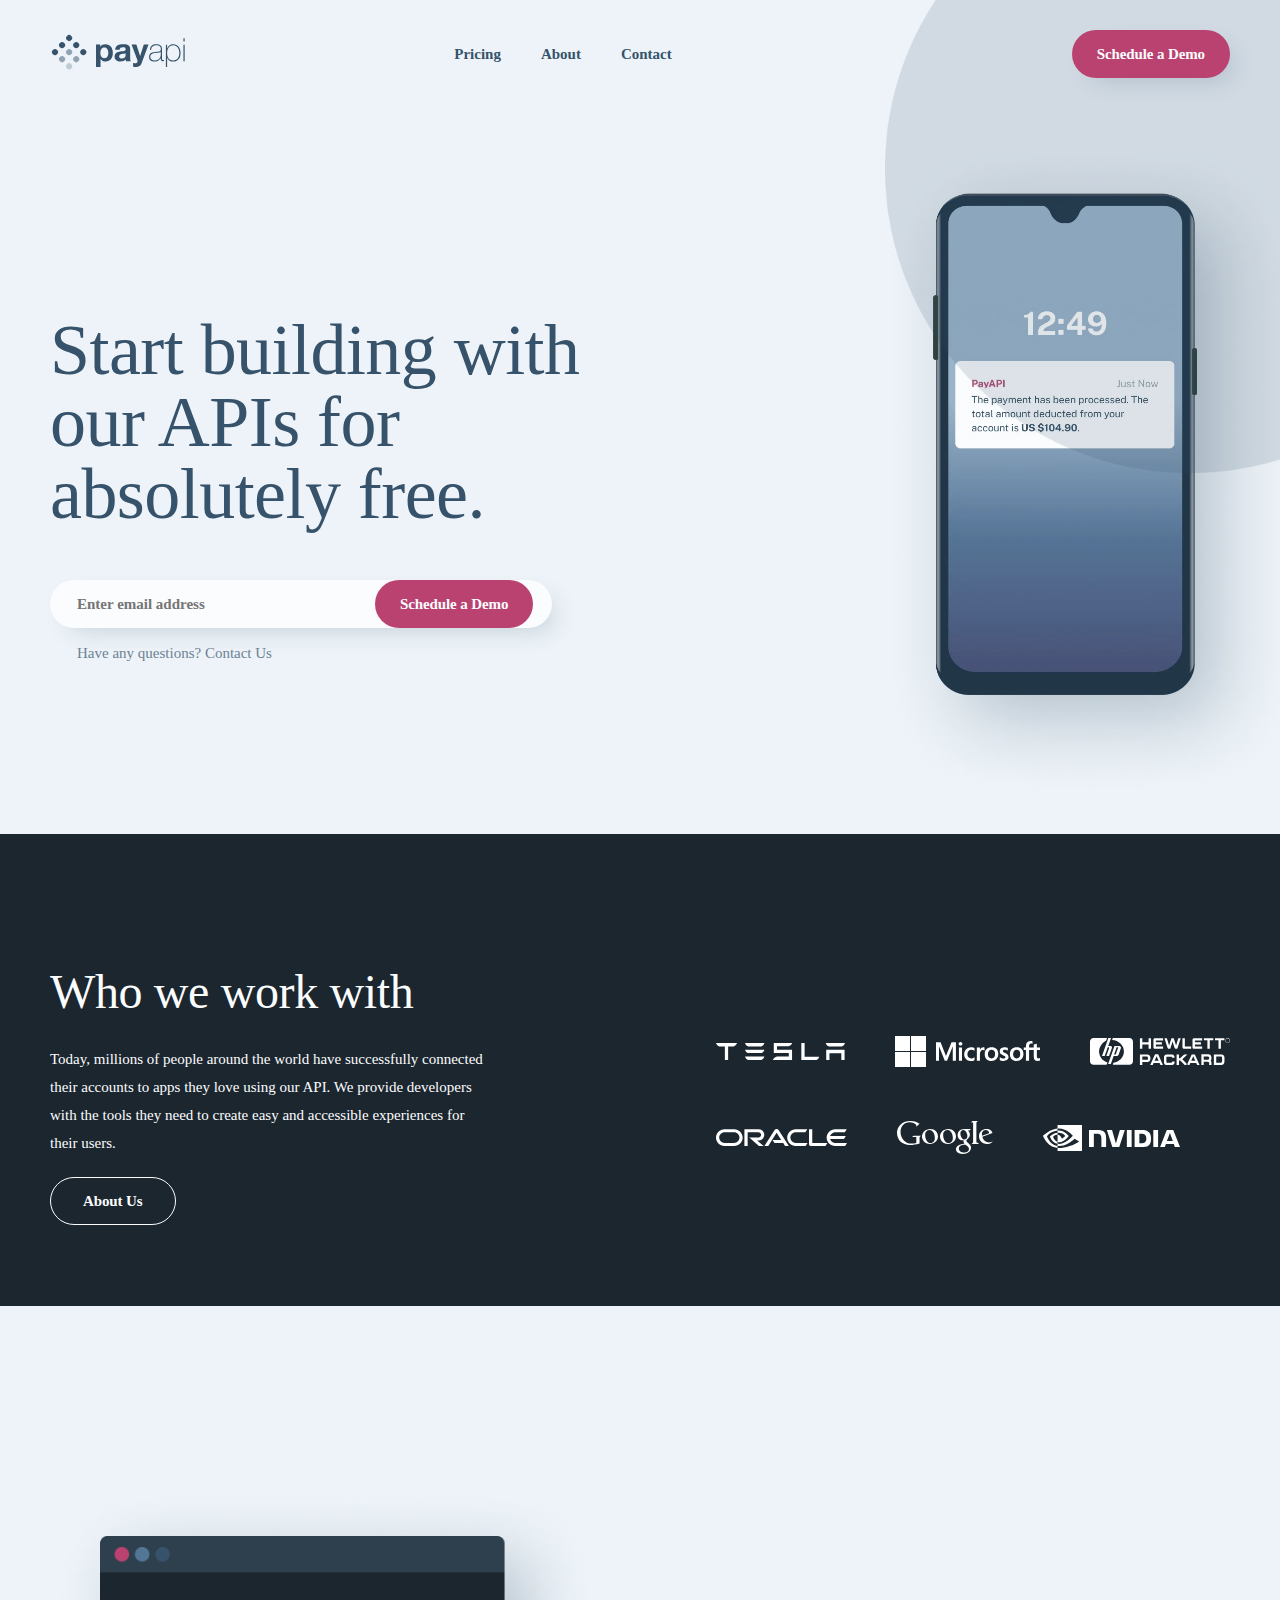
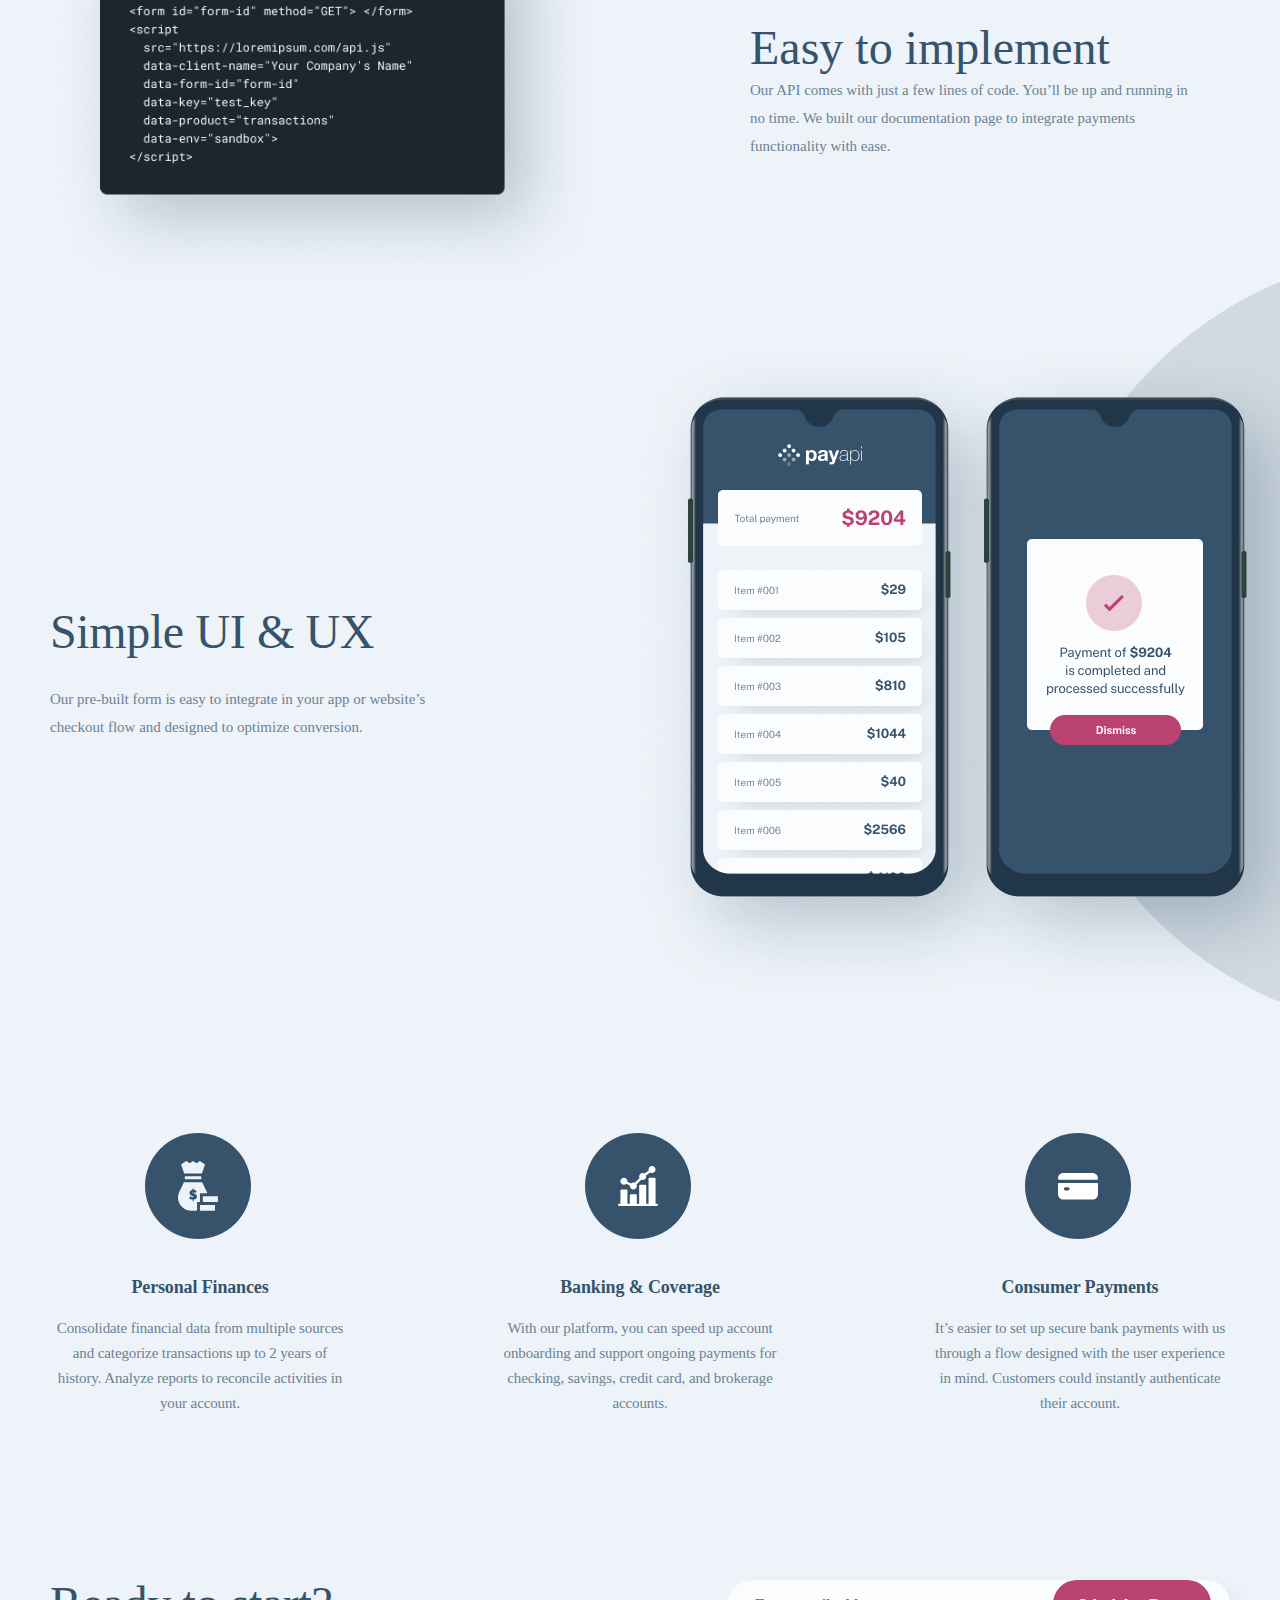
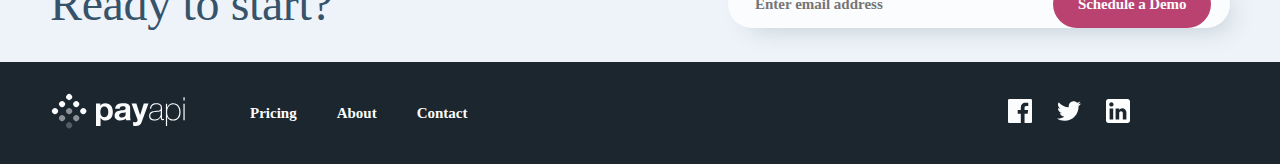
<file: index.html>
<!DOCTYPE html>
<html lang="en">

<head>
    <meta charset="UTF-8">
    <meta http-equiv="X-UA-Compatible" content="IE=edge">
    <meta name="viewport" content="width=device-width, initial-scale=1.0">
    <link rel="stylesheet" href="./css/main.min.css">
    <title>2-oy-imtihon</title>
</head>

<body>
    <header class="header container">
        <a href="./index.html" class="header__logo">
            <img src="./img/header-logo.svg" alt="img-header-logo">
        </a>
        <label for="hamburger">
            <img src="./img/hamburger.svg" alt="hamburger">
        </label>
        <input type="checkbox" name="hamburger" id="hamburger" class="hamburger">
        <nav class="header__navbar">
            <ul class="header__navbar-items">
                <li class="header__navbar-items-item"><a href="#">Pricing</a></li>
                <li class="header__navbar-items-item"><a href="#">About</a></li>
                <li class="header__navbar-items-item"><a href="#">Contact</a></li>

            </ul>

            <a href="#" class="header__navbar-button">
                Schedule a Demo
            </a>
        </nav>
    </header>

    <main class="main ">
        <div class="main-section1 container">
            <div class="main-section1__left">
                <h2 class="main-section1__left-tittle">
                    Start building with our APIs for absolutely free.
                </h2>
                <div class="main-section1__left-input">
                    <label for="email">
                        <input type="email" name="email" id="email" required placeholder="Enter email address">
                    </label>
                    <button type="submit">
                        Schedule a Demo
                    </button>
                </div>
                <a href="#">Have any questions? Contact Us</a>
            </div>

            <div class="main-section1__right">
                <img src="./img/sfera.png" alt="img" class="main-section1__right-bg">
                <img src="./img/tablet-main1-bg.png" alt="img" class="main-section1__right-tabbg">
                <div class="main-section1__right-mob">
                    <img src="./img/tablet-main1-mob.png" alt="img" class="main-section1__right-tabmob">
                    <img src="./img/mobile-section1.webp" alt="img-section-mob" width="420" class="main-section1__right-mobmax">
                </div>
            </div>
        </div>


            <div class="main-section-second">
                <div class="main-section2 container">
                    <div class="main-section2__left">

                        <h2 class="main-section2__left-tittle">
                            Who we work with
                        </h2>
                        <p class="main-section2__left-paragraph">
                            Today, millions of people around the world have successfully connected their accounts to apps
                            they
                            love using our API. We provide developers with the tools they need to create easy and accessible
                            experiences for their users.
                        </p>
                        <a href="#" class="main-section2__left-button">
                            About Us
                        </a>

                    </div>

                    <div class="main-section2__right">
                        <div class="main-section2__right-sites">
                            <a href="https://www.tesla.com/">
                                <img src="./img/tesla.svg" alt="site">
                            </a>
                            <a href="https://www.microsoft.com/ru-ru">
                                <img src="./img/microsoft.svg" alt="site">
                            </a>
                            <a href="https://www.hpe.com/us/en/home.html">
                                <img src="./img/hwlett.svg" alt="site">
                            </a>
                        </div>
                        <div class="main-section2__right-sites">
                            <a href="https://www.oracle.com/cis/index.html">
                                <img src="./img/oracle.svg" alt="site">
                            </a>
                            <a href="https://www.google.ru/">
                                <img src="./img/google.svg" alt="site">
                            </a>
                            <a href="https://www.nvidia.ru/Download/index.aspx">
                                <img src="./img/nvidia.svg" alt="site">
                            </a>
                        </div>
                    </div>

                </div>
            </div>

            <div class="main-section3 container">
                <div class="main-section3__left">
                    <img src="./img/main3-img.png" alt="img" width="550">
                </div>
                <div class="main-seciton3__right">
                    <h3 class="main-section3__right-tittle">Easy to implement</h3>
                    <p class="main-section3__right-paragraph">Our API comes with just a few lines of code. You’ll be up and
                        running in no time. We built our documentation page to integrate payments functionality with ease.
                    </p>
                </div>
            </div>

            <div class="main-section4 container">
                <div class="main-section4__left">
                    <h3 class="main-section4__left-tittle">Simple UI & UX</h3>
                    <p class="main-section4__left-paragraph">Our pre-built form is easy to integrate in your app or
                        website’s checkout flow and designed to optimize conversion. </p>
                </div>
                <div class="main-section4__right">
                    <img src="./img/section4-sfera.png" alt="bg" class="main-section4__right-bg">
                    <img src="./img/section4-left-photo.png" alt="img" class="main-section4__right-img1">
                    <img src="./img/section4-right-photo.png" alt="img" class="main-section4__right-img2">
                </div>
            </div>

            <div class="main-section5 container">
                <div class="main-section5__blog">
                    <img src="./img/blog-dollar.svg" alt="dollar" class="main-section5__blog-img">
                    <h4 class="main-section5__blog-tittle">Personal Finances</h4>
                    <p class="main-section5__blog-paragraph">Consolidate financial data from multiple sources and categorize
                        transactions up to 2 years of history. Analyze reports to reconcile activities in your account. </p>
                </div>
                <div class="main-section5__blog">
                    <img src="./img/blog-static.svg" alt="blog-static" class="main-section5__blog-img">
                    <h4 class="main-section5__blog-tittle">Banking & Coverage</h4>
                    <p class="main-section5__blog-paragraph">With our platform, you can speed up account onboarding and
                        support ongoing payments for checking, savings, credit card, and brokerage accounts.</p>
                </div>
                <div class="main-section5__blog">
                    <img src="./img/blog-card.svg" alt="card" class="main-section5__blog-img">
                    <h4 class="main-section5__blog-tittle">Consumer Payments</h4>
                    <p class="main-section5__blog-paragraph">It’s easier to set up secure bank payments with us through a
                        flow designed with the user experience in mind. Customers could instantly authenticate their
                        account.</p>
                </div>
            </div>

            <div class="main-section6 container">
                <h2 class="main-section6__tittle">Ready to start?</h2>
                <div class="main-section6__input">
                    <input type="email" name="email" id="input" placeholder="Enter email address">
                    <button type="submit">Schedule a Demo</button>
                </div>
            </div>
        </main>

        <footer class="footer">
            <div class="footer-section container">
                <a href="#" class="footer-section__logo">
                    <img src="./img/footer-logo.svg" alt="logo">
                </a>

                <nav class="footer-section-nav">
                    <a href="#" class="footer-section-nav__item">Pricing</a>
                    <a href="#" class="footer-section-nav__item">About</a>
                    <a href="#" class="footer-section-nav__item">Contact</a>
                </nav>

                <div class="footer-section__masangers">
                    <a href="https://ru-ru.facebook.com/" class="footer-section__masangers-item">
                        <img src="./img/footer-facebook.svg" alt="facebook">
                    </a>
                    <a href="https://twitter.com/?lang=ru" class="footer-section__masangers-item">
                        <img src="./img/footer-twitter.svg" alt="twitt">
                    </a>
                    <a href="https://ru.linkedin.com/" class="footer-section__masangers-item">
                        <img src="./img/footer-linki-din.svg" alt="in">
                    </a>

                </div>
            </div>
        </footer>
</body>

</html>
</file>
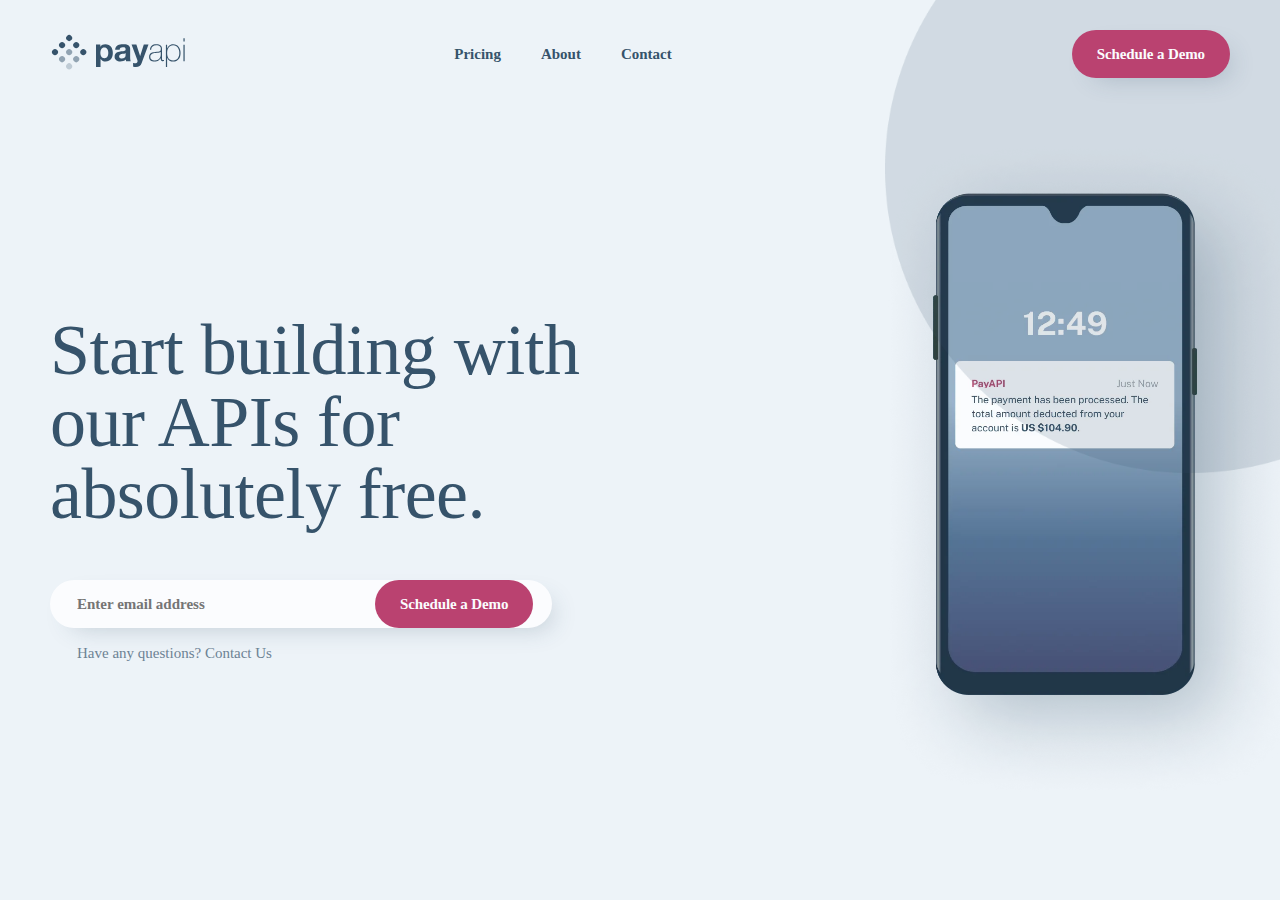
<file: 2-oy-imtihon/index.html>
<!DOCTYPE html>
<html lang="en">

<head>
    <meta charset="UTF-8">
    <meta http-equiv="X-UA-Compatible" content="IE=edge">
    <meta name="viewport" content="width=device-width, initial-scale=1.0">
    <link rel="stylesheet" href="./css/main.min.css">
    <title>2-oy-imtihon</title>
</head>

<body>
    <header class="header container">
        <a href="./index.html" class="header__logo">
            <img src="./img/header-logo.svg" alt="img-header-logo">
        </a>

        
        <input type="checkbox" name="hamburger" id="hamburger" class="hamburger">
        <label for="hamburger" class="burgerKurinniy">
            <span></span>
        </label>


        <nav class="header__navbar">
            <ul class="header__navbar-items">
                <li class="header__navbar-items-item"><a href="#">Pricing</a></li>
                <li class="header__navbar-items-item"><a href="#">About</a></li>
                <li class="header__navbar-items-item"><a href="#">Contact</a></li>

            </ul>

            <a href="#" class="header__navbar-button">
                Schedule a Demo
            </a>
        </nav>
    </header>

    <main class="main ">
        <div class="main-section1 container">
            <div class="main-section1__left">
                <h2 class="main-section1__left-tittle">
                    Start building with our APIs for absolutely free.
                </h2>
                <div class="main-section1__left-input">
                    <label for="email">
                        <input type="email" name="email" id="email" required placeholder="Enter email address">
                    </label>
                    <button type="submit">
                        Schedule a Demo
                    </button>
                </div>
                <a href="#">Have any questions? Contact Us</a>
            </div>

            <div class="main-section1__right">
                <img src="./img/sfera.png" alt="img" class="main-section1__right-bg">
                <img src="./img/tablet-main1-bg.png" alt="img" class="main-section1__right-tabbg">
                <div class="main-section1__right-mob">
                    <img src="./img/tablet-main1-mob.png" alt="img" class="main-section1__right-tabmob">
                    <img src="./img/mobile-section1.webp" alt="img-section-mob" width="420"
                        class="main-section1__right-mobmax">
                    <picture>
                        <source media="(max-width: 1440px )" srcset="mobile-section1.webp">
                        <source media="(max-width:  )" srcset="mobile-section1.webp">
                    </picture>
                </div>
            </div>
        </div>


        <!-- <div class="main-section-second">
                <div class="main-section2 container">
                    <div class="main-section2__left">

                        <h2 class="main-section2__left-tittle">
                            Who we work with
                        </h2>
                        <p class="main-section2__left-paragraph">
                            Today, millions of people around the world have successfully connected their accounts to apps
                            they
                            love using our API. We provide developers with the tools they need to create easy and accessible
                            experiences for their users.
                        </p>
                        <a href="#" class="main-section2__left-button">
                            About Us
                        </a>

                    </div>

                    <div class="main-section2__right">
                        <div class="main-section2__right-sites">
                            <a href="https://www.tesla.com/">
                                <img src="./img/tesla.svg" alt="site">
                            </a>
                            <a href="https://www.microsoft.com/ru-ru">
                                <img src="./img/microsoft.svg" alt="site">
                            </a>
                            <a href="https://www.hpe.com/us/en/home.html">
                                <img src="./img/hwlett.svg" alt="site">
                            </a>
                        </div>
                        <div class="main-section2__right-sites">
                            <a href="https://www.oracle.com/cis/index.html">
                                <img src="./img/oracle.svg" alt="site">
                            </a>
                            <a href="https://www.google.ru/">
                                <img src="./img/google.svg" alt="site">
                            </a>
                            <a href="https://www.nvidia.ru/Download/index.aspx">
                                <img src="./img/nvidia.svg" alt="site">
                            </a>
                        </div>
                    </div>

                </div>
            </div>

            <div class="main-section3 container">
                <div class="main-section3__left">
                    <img src="./img/main3-img.png" alt="img" width="550">
                </div>
                <div class="main-seciton3__right">
                    <h3 class="main-section3__right-tittle">Easy to implement</h3>
                    <p class="main-section3__right-paragraph">Our API comes with just a few lines of code. You’ll be up and
                        running in no time. We built our documentation page to integrate payments functionality with ease.
                    </p>
                </div>
            </div>

            <div class="main-section4 container">
                <div class="main-section4__left">
                    <h3 class="main-section4__left-tittle">Simple UI & UX</h3>
                    <p class="main-section4__left-paragraph">Our pre-built form is easy to integrate in your app or
                        website’s checkout flow and designed to optimize conversion. </p>
                </div>
                <div class="main-section4__right">
                    <img src="./img/section4-sfera.png" alt="bg" class="main-section4__right-bg">
                    <img src="./img/section4-left-photo.png" alt="img" class="main-section4__right-img1">
                    <img src="./img/section4-right-photo.png" alt="img" class="main-section4__right-img2">
                </div>
            </div>

            <div class="main-section5 container">
                <div class="main-section5__blog">
                    <img src="./img/blog-dollar.svg" alt="dollar" class="main-section5__blog-img">
                    <h4 class="main-section5__blog-tittle">Personal Finances</h4>
                    <p class="main-section5__blog-paragraph">Consolidate financial data from multiple sources and categorize
                        transactions up to 2 years of history. Analyze reports to reconcile activities in your account. </p>
                </div>
                <div class="main-section5__blog">
                    <img src="./img/blog-static.svg" alt="blog-static" class="main-section5__blog-img">
                    <h4 class="main-section5__blog-tittle">Banking & Coverage</h4>
                    <p class="main-section5__blog-paragraph">With our platform, you can speed up account onboarding and
                        support ongoing payments for checking, savings, credit card, and brokerage accounts.</p>
                </div>
                <div class="main-section5__blog">
                    <img src="./img/blog-card.svg" alt="card" class="main-section5__blog-img">
                    <h4 class="main-section5__blog-tittle">Consumer Payments</h4>
                    <p class="main-section5__blog-paragraph">It’s easier to set up secure bank payments with us through a
                        flow designed with the user experience in mind. Customers could instantly authenticate their
                        account.</p>
                </div>
            </div>

            <div class="main-section6 container">
                <h2 class="main-section6__tittle">Ready to start?</h2>
                <div class="main-section6__input">
                    <input type="email" name="email" id="input" placeholder="Enter email address">
                    <button type="submit">Schedule a Demo</button>
                </div>
            </div>
        </main>

        <footer class="footer">
            <div class="footer-section container">
                <a href="#" class="footer-section__logo">
                    <img src="./img/footer-logo.svg" alt="logo">
                </a>

                <nav class="footer-section-nav">
                    <a href="#" class="footer-section-nav__item">Pricing</a>
                    <a href="#" class="footer-section-nav__item">About</a>
                    <a href="#" class="footer-section-nav__item">Contact</a>
                </nav>

                <div class="footer-section__masangers">
                    <a href="https://ru-ru.facebook.com/" class="footer-section__masangers-item">
                        <img src="./img/footer-facebook.svg" alt="facebook">
                    </a>
                    <a href="https://twitter.com/?lang=ru" class="footer-section__masangers-item">
                        <img src="./img/footer-twitter.svg" alt="twitt">
                    </a>
                    <a href="https://ru.linkedin.com/" class="footer-section__masangers-item">
                        <img src="./img/footer-linki-din.svg" alt="in">
                    </a>

                </div>
            </div>
        </footer> -->
</body>

</html>
</file>
<file: css/main.min.css>
*{box-sizing:border-box;margin:0px;padding:0px}.container{max-width:1440px;margin:0px auto;padding:30px 165px}@media(max-width: 1280px){.container{padding:30px 50px}}body{background:#edf3f8}.header{display:flex;justify-content:space-between;align-items:center;position:relative}.header__logo img{transition:all ease .5s}.header__logo img:hover{transform:translateY(-5px);box-shadow:rgba(255,255,255,.1) 0px 1px 1px 0px inset,rgba(50,50,93,.25) 0px 50px 100px -20px,rgba(0,0,0,.3) 0px 30px 60px -30px}.header__navbar{display:flex;align-items:center;justify-content:space-between}.header__navbar-button{text-decoration:none;font-family:"Public Sans";font-style:normal;font-weight:700;font-size:15px;line-height:18px;letter-spacing:-0.115385px;color:#fbfcfe;background:#ba4270;box-shadow:10px 10px 25px -10px rgba(54,83,107,.25);border-radius:24px;padding:15px 25px;margin-left:500px;transition:all ease .5s;z-index:2}.header__navbar-button:hover{transform:translateY(-5px);background:#a02253;box-shadow:rgba(0,0,0,.09) 0px 2px 1px,rgba(0,0,0,.09) 0px 4px 2px,rgba(0,0,0,.09) 0px 8px 4px,rgba(0,0,0,.09) 0px 16px 8px,rgba(0,0,0,.09) 0px 32px 16px}.header__navbar-items{display:flex;gap:40px}.header__navbar-items-item{list-style:none;transition:all ease .5s}.header__navbar-items-item a{text-decoration:none;font-family:"Public Sans";font-style:normal;font-weight:700;font-size:15px;line-height:18px;color:#36536b}.header__navbar-items-item:hover{transform:translateY(-5px)}.header label,.header input{display:none}@media(max-width: 1345px){.header__navbar-button{margin-left:350px}}@media(max-width: 1280px){.header__navbar-button{margin-left:400px}}@media(max-width: 1060px){.header__navbar-button{margin-left:300px}}@media(max-width: 1000px){.header__navbar-button{margin-left:300px}}@media(max-width: 945px){.header__navbar-button{margin-left:250px;font-size:15px}.header__navbar-items-item{font-size:15px}.header__logo img{width:120px}}@media(max-width: 850px){.header__navbar-button{margin-left:100px;font-size:15px}}@media(max-width: 710px){.header__navbar-button{margin-left:30px;font-size:15px}}@media(max-width: 625px){.header__navbar-button{margin-left:10px;font-size:15px}}@media(max-width: 610px){.header__navbar{position:absolute;display:block;max-width:400px;background-color:#000;min-height:100vh;right:45px;top:60px;display:flex;flex-direction:column;border-radius:5px;padding:40px;z-index:3;display:none}.header__navbar ul{display:flex;flex-direction:column;gap:20px;margin-top:20px}.header label{display:flex}}#hamburger{display:none}#hamburger:checked+.burgerKurinniy span{background:rgba(0,0,0,0)}#hamburger:checked+.burgerKurinniy span::before{transition:all ease .5s;transform:rotate(-45deg)}#hamburger:checked+.burgerKurinniy span::after{transition:all ease .5s;transform:rotate(45deg)}.burgerKurinniy{width:35px;height:35px;position:relative;z-index:100}.burgerKurinniy span{position:absolute;width:30px;height:2px;background:#000}.burgerKurinniy span::before{content:"";position:absolute;width:30px;height:2px;background:#000;transform:translateY(-7px);transition:all ease .5s}.burgerKurinniy span::after{content:"";position:absolute;width:30px;height:2px;background:#000;transform:translateY(7px);transition:all ease .5s}.main-section1{display:flex;justify-content:space-between;align-items:center;position:relative}.main-section1__right{position:relative}.main-section1__right-bg{position:absolute;z-index:1;opacity:.15;right:-200px;top:-135px}.main-section1__right-mob img{z-index:2}.main-section1__left-tittle{max-width:546px;font-family:"DM Serif Display";font-style:normal;font-weight:400;font-size:72px;line-height:72px;letter-spacing:-0.553846px;color:#36536b;margin-bottom:50px}.main-section1__left-input{position:relative;display:flex}.main-section1__left-input label input{padding:15px;padding-left:27px;padding-right:276px;background:#fbfcfe;box-shadow:10px 10px 25px -10px rgba(54,83,107,.25);border-radius:24px;border:none;font-family:"Public Sans";font-style:normal;font-weight:700;font-size:15px;line-height:18px;color:#36536b}.main-section1__left-input button{position:absolute;background:#ba4270;border-radius:24px;font-family:"Public Sans";font-style:normal;font-weight:700;font-size:15px;line-height:18px;letter-spacing:-0.115385px;color:#fbfcfe;padding:15px 25px;border:none;left:325px;transition:all ease .5s}.main-section1__left-input button:hover{background:#a3184d}.main-section1__left a{position:absolute;text-decoration:none;font-family:"Public Sans";font-style:normal;font-weight:400;font-size:15px;line-height:18px;color:#6c8294;padding-top:16px;margin-left:27px}.main-section1__left a:hover{color:#000}.main-section1__right-tabmob{display:none}@media(max-width: 1280px){.main-section1__right-bg{max-width:500px;left:5px;top:-140px}.main-section1__right-mob{left:0px;max-width:350px}}.main-section1__right-tabbg{display:none;max-width:949px}@media(max-width: 1100px){.main-section1__left-tittle{font-size:55px}.main-section1__left-input label input{padding-right:250px}.main-section1__left-input button{left:300px}}@media(max-width: 1060px){.main-section1__right-bg{left:-165px;top:-130px}}@media(max-width: 945px){.main-section1__right-bg{left:-165px;top:-130px;display:none}.main-section1{flex-direction:column-reverse}.main-section1__right-mobmax{display:none}.main-section1__right-tabmob{display:block}.main-section1__left-tittle{text-align:center}.main-section1__left{position:relative}.main-section1__left a{position:absolute;left:160px;bottom:-90px}.main-section1__left .main-section1__left-input{position:absolute;left:50px}.main-section1__right{position:relative}.main-section1__right-tabbg{display:block;position:absolute;opacity:.15;left:-300px;top:-120px}}@media(max-width: 610px){.main-section1__right-tabbg{left:-290px;top:-130px}}.main-section-second{background:#1b262f;min-height:472px;max-width:1440px;margin:0 auto}.main-section2{display:flex;justify-content:space-between;align-items:center}.main-section2__left{padding-top:100px;position:relative}.main-section2__left-tittle{z-index:100;font-family:"DM Serif Display";font-style:normal;font-weight:400;font-size:48px;line-height:56px;letter-spacing:-0.369231px;color:#fbfcfe}.main-section2__left-paragraph{z-index:100;max-width:445px;font-family:"Public Sans";font-style:normal;font-weight:400;font-size:15px;line-height:28px;color:#fbfcfe;margin-top:25px;margin-bottom:35px}.main-section2__left-button{z-index:100;text-decoration:none;font-family:"Public Sans";font-style:normal;font-weight:700;font-size:15px;line-height:18px;text-align:center;letter-spacing:-0.115385px;color:#fbfcfe;padding:15px 32px;border:1px solid #fbfcfe;border-radius:24px;transition:all ease .5s}.main-section2__left-button:hover{background-color:#fff;color:#000}.main-section2__right{display:flex;flex-direction:column;gap:50px;padding-top:120px}.main-section2__right-sites{display:flex;align-items:center;gap:50px}.main-section2__right-sites a{text-decoration:none}.main-section2__right-sites a img{transition:all ease .5s}.main-section2__right-sites a img:hover{transform:translateY(-5px)}@media(max-width: 1200px){.main-section2 .main-section2__left-paragraph{max-width:400px}.main-section2__right{display:flex;flex-direction:row}.main-section2__right div{display:flex;flex-direction:column}}@media(max-width: 1050px){.main-section2 .main-section2__left-tittle{font-size:40px}.main-section2 .main-section2__left-paragraph{max-width:355px}}.main-section3{display:flex;gap:150px;align-items:center;margin-top:150px}.main-section3__right-tittle{font-family:"DM Serif Display";font-style:normal;font-weight:400;font-size:48px;line-height:56px;color:#36536b}.main-section3__right-paragraph{max-width:445px;font-family:"Public Sans";font-style:normal;font-weight:400;font-size:15px;line-height:28px;color:#6c8294}.main-section4{display:flex;align-items:center;justify-content:space-between;margin-top:250px}.main-section4__left-tittle{font-family:"DM Serif Display";font-style:normal;font-weight:400;font-size:48px;line-height:56px;letter-spacing:-0.369231px;color:#36536b}.main-section4__left-paragraph{max-width:410px;font-family:"Public Sans";font-style:normal;font-weight:400;font-size:15px;line-height:28px;color:#6c8294;margin-top:25px}.main-section4__right{display:flex;align-items:center;position:relative}.main-section4__right-bg{z-index:1;position:absolute;right:-200px;top:-420px;opacity:.15}.main-section4__right-img1{z-index:2;position:absolute;left:-595px}.main-section4__right-img2{z-index:2;position:absolute;right:-120px}.main-section5{margin-top:300px;display:flex;justify-content:space-between;align-items:center}.main-section5__blog-img{margin:32px 95px}.main-section5__blog-tittle{font-family:"Public Sans";font-style:normal;font-weight:700;font-size:18px;line-height:25px;text-align:center;letter-spacing:-0.138462px;color:#36536b;margin-bottom:16px}.main-section5__blog-paragraph{max-width:300px;font-family:"Public Sans";font-style:normal;font-weight:400;font-size:15px;line-height:25px;text-align:center;letter-spacing:-0.115385px;color:#6c8294}.main-section6{display:flex;justify-content:space-between;align-items:center;margin-top:100px}.main-section6__tittle{font-family:"DM Serif Display";font-style:normal;font-weight:400;font-size:48px;line-height:56px;letter-spacing:-0.369231px;color:#36536b}.main-section6__input{position:relative}.main-section6__input input{font-family:"Public Sans";font-style:normal;font-weight:700;font-size:15px;line-height:18px;color:#36536b;background:#fbfcfe;box-shadow:10px 10px 25px -10px rgba(54,83,107,.25);border-radius:24px;border:none;padding:15px 0;padding-left:27px;padding-right:276px}.main-section6__input button{position:absolute;left:325px;border:none;background:#ba4270;border-radius:24px;font-family:"Public Sans";font-style:normal;font-weight:700;font-size:15px;line-height:18px;letter-spacing:-0.115385px;color:#fbfcfe;padding:15px 25px;transition:all ease .5s}.main-section6__input button:hover{background:#82143e}.footer{max-width:1440px;margin:0px auto;background:#1b262f;min-height:100px}.footer-section{position:relative;display:flex;align-items:center}.footer-section__logo{transition:all ease .5s;margin-right:65px}.footer-section__logo:hover{transform:translateY(-5px)}.footer-section-nav{display:flex;align-items:center;gap:40px}.footer-section-nav a{text-decoration:none;font-family:"Public Sans";font-style:normal;font-weight:700;font-size:15px;line-height:18px;color:#fbfcfe;transition:all ease .5s}.footer-section-nav a:hover{transform:translateY(-5px);color:#777}.footer-section__masangers{position:absolute;right:150px;display:flex;align-items:center;gap:25px}.footer-section__masangers a{text-decoration:none;transition:all ease .5s}.footer-section__masangers a:hover{box-shadow:#555bff 0px 0px 0px 3px,#1fc11b 0px 0px 0px 6px,#ffd913 0px 0px 0px 9px,#ff9c55 0px 0px 0px 12px,#f55 0px 0px 0px 15px;transform:translateY(-5px)}/*# sourceMappingURL=main.min.css.map */
</file>
<file: 2-oy-imtihon/css/main.min.css>
*{-webkit-box-sizing:border-box;box-sizing:border-box;margin:0px;padding:0px}.container{max-width:1440px;margin:0px auto;padding:30px 165px}@media (max-width: 1280px){.container{padding:30px 50px}}body{background:#edf3f8}.header{display:-webkit-box;display:-ms-flexbox;display:flex;-webkit-box-pack:justify;-ms-flex-pack:justify;justify-content:space-between;-webkit-box-align:center;-ms-flex-align:center;align-items:center;position:relative}.header__logo img{-webkit-transition:all ease 0.5s;transition:all ease 0.5s}.header__logo img:hover{-webkit-transform:translateY(-5px);transform:translateY(-5px);-webkit-box-shadow:rgba(255,255,255,0.1) 0px 1px 1px 0px inset,rgba(50,50,93,0.25) 0px 50px 100px -20px,rgba(0,0,0,0.3) 0px 30px 60px -30px;box-shadow:rgba(255,255,255,0.1) 0px 1px 1px 0px inset,rgba(50,50,93,0.25) 0px 50px 100px -20px,rgba(0,0,0,0.3) 0px 30px 60px -30px}.header__navbar{display:-webkit-box;display:-ms-flexbox;display:flex;-webkit-box-align:center;-ms-flex-align:center;align-items:center;-webkit-box-pack:justify;-ms-flex-pack:justify;justify-content:space-between}.header__navbar-button{text-decoration:none;font-family:"Public Sans";font-style:normal;font-weight:700;font-size:15px;line-height:18px;letter-spacing:-0.115385px;color:#fbfcfe;background:#ba4270;-webkit-box-shadow:10px 10px 25px -10px rgba(54,83,107,0.25);box-shadow:10px 10px 25px -10px rgba(54,83,107,0.25);border-radius:24px;padding:15px 25px;margin-left:500px;-webkit-transition:all ease 0.5s;transition:all ease 0.5s;z-index:2}.header__navbar-button:hover{-webkit-transform:translateY(-5px);transform:translateY(-5px);background:#a02253;-webkit-box-shadow:rgba(0,0,0,0.09) 0px 2px 1px,rgba(0,0,0,0.09) 0px 4px 2px,rgba(0,0,0,0.09) 0px 8px 4px,rgba(0,0,0,0.09) 0px 16px 8px,rgba(0,0,0,0.09) 0px 32px 16px;box-shadow:rgba(0,0,0,0.09) 0px 2px 1px,rgba(0,0,0,0.09) 0px 4px 2px,rgba(0,0,0,0.09) 0px 8px 4px,rgba(0,0,0,0.09) 0px 16px 8px,rgba(0,0,0,0.09) 0px 32px 16px}.header__navbar-items{display:-webkit-box;display:-ms-flexbox;display:flex;gap:40px}.header__navbar-items-item{list-style:none;-webkit-transition:all ease 0.5s;transition:all ease 0.5s}.header__navbar-items-item a{text-decoration:none;font-family:"Public Sans";font-style:normal;font-weight:700;font-size:15px;line-height:18px;color:#36536b}.header__navbar-items-item:hover{-webkit-transform:translateY(-5px);transform:translateY(-5px)}.header label,.header input{display:none}@media (max-width: 1345px){.header__navbar-button{margin-left:350px}}@media (max-width: 1280px){.header__navbar-button{margin-left:400px}}@media (max-width: 1060px){.header__navbar-button{margin-left:300px}}@media (max-width: 1000px){.header__navbar-button{margin-left:300px}}@media (max-width: 945px){.header__navbar-button{margin-left:250px;font-size:15px}.header__navbar-items-item{font-size:15px}.header__logo img{width:120px}}@media (max-width: 850px){.header__navbar-button{margin-left:100px;font-size:15px}}@media (max-width: 710px){.header__navbar-button{margin-left:30px;font-size:15px}}@media (max-width: 625px){.header__navbar-button{margin-left:10px;font-size:15px}}@media (max-width: 610px){.header__navbar{position:absolute;display:block;max-width:400px;background-color:black;min-height:100vh;right:45px;top:60px;display:-webkit-box;display:-ms-flexbox;display:flex;-webkit-box-orient:vertical;-webkit-box-direction:normal;-ms-flex-direction:column;flex-direction:column;border-radius:5px;padding:40px;z-index:3;display:none}.header__navbar ul{display:-webkit-box;display:-ms-flexbox;display:flex;-webkit-box-orient:vertical;-webkit-box-direction:normal;-ms-flex-direction:column;flex-direction:column;gap:20px;margin-top:20px}.header label{display:-webkit-box;display:-ms-flexbox;display:flex}}#hamburger{display:none}#hamburger:checked+.burgerKurinniy span{background:transparent}#hamburger:checked+.burgerKurinniy span::before{-webkit-transition:all ease 0.5s;transition:all ease 0.5s;-webkit-transform:rotate(-45deg);transform:rotate(-45deg)}#hamburger:checked+.burgerKurinniy span::after{-webkit-transition:all ease 0.5s;transition:all ease 0.5s;-webkit-transform:rotate(45deg);transform:rotate(45deg)}.burgerKurinniy{width:35px;height:35px;position:relative;z-index:100}.burgerKurinniy span{position:absolute;width:30px;height:2px;background:#000}.burgerKurinniy span::before{content:"";position:absolute;width:30px;height:2px;background:#000;-webkit-transform:translateY(-7px);transform:translateY(-7px);-webkit-transition:all ease 0.5s;transition:all ease 0.5s}.burgerKurinniy span::after{content:"";position:absolute;width:30px;height:2px;background:#000;-webkit-transform:translateY(7px);transform:translateY(7px);-webkit-transition:all ease 0.5s;transition:all ease 0.5s}.main-section1{display:-webkit-box;display:-ms-flexbox;display:flex;-webkit-box-pack:justify;-ms-flex-pack:justify;justify-content:space-between;-webkit-box-align:center;-ms-flex-align:center;align-items:center;position:relative}.main-section1__right{position:relative}.main-section1__right-bg{position:absolute;z-index:1;opacity:0.15;right:-200px;top:-135px}.main-section1__right-mob img{z-index:2}.main-section1__left-tittle{max-width:546px;font-family:"DM Serif Display";font-style:normal;font-weight:400;font-size:72px;line-height:72px;letter-spacing:-0.553846px;color:#36536b;margin-bottom:50px}.main-section1__left-input{position:relative;display:-webkit-box;display:-ms-flexbox;display:flex}.main-section1__left-input label input{padding:15px;padding-left:27px;padding-right:276px;background:#fbfcfe;-webkit-box-shadow:10px 10px 25px -10px rgba(54,83,107,0.25);box-shadow:10px 10px 25px -10px rgba(54,83,107,0.25);border-radius:24px;border:none;font-family:"Public Sans";font-style:normal;font-weight:700;font-size:15px;line-height:18px;color:#36536b}.main-section1__left-input button{position:absolute;background:#ba4270;border-radius:24px;font-family:"Public Sans";font-style:normal;font-weight:700;font-size:15px;line-height:18px;letter-spacing:-0.115385px;color:#fbfcfe;padding:15px 25px;border:none;left:325px;-webkit-transition:all ease 0.5s;transition:all ease 0.5s}.main-section1__left-input button:hover{background:#a3184d}.main-section1__left a{position:absolute;text-decoration:none;font-family:"Public Sans";font-style:normal;font-weight:400;font-size:15px;line-height:18px;color:#6c8294;padding-top:16px;margin-left:27px}.main-section1__left a:hover{color:black}.main-section1__right-tabmob{display:none}@media (max-width: 1280px){.main-section1__right-bg{max-width:500px;left:5px;top:-140px}.main-section1__right-mob{left:0px;max-width:350px}}.main-section1__right-tabbg{display:none;max-width:949px}@media (max-width: 1100px){.main-section1__left-tittle{font-size:55px}.main-section1__left-input label input{padding-right:250px}.main-section1__left-input button{left:300px}}@media (max-width: 1060px){.main-section1__right-bg{left:-165px;top:-130px}}@media (max-width: 945px){.main-section1__right-bg{left:-165px;top:-130px;display:none}.main-section1{-webkit-box-orient:vertical;-webkit-box-direction:reverse;-ms-flex-direction:column-reverse;flex-direction:column-reverse}.main-section1__right-mobmax{display:none}.main-section1__right-tabmob{display:block}.main-section1__left-tittle{text-align:center}.main-section1__left{position:relative}.main-section1__left a{position:absolute;left:160px;bottom:-90px}.main-section1__left .main-section1__left-input{position:absolute;left:50px}.main-section1__right{position:relative}.main-section1__right-tabbg{display:block;position:absolute;opacity:0.15;left:-300px;top:-120px}}@media (max-width: 610px){.main-section1__right-tabbg{left:-290px;top:-130px}}.main-section-second{background:#1b262f;min-height:472px;max-width:1440px;margin:0 auto}.main-section2{display:-webkit-box;display:-ms-flexbox;display:flex;-webkit-box-pack:justify;-ms-flex-pack:justify;justify-content:space-between;-webkit-box-align:center;-ms-flex-align:center;align-items:center}.main-section2__left{padding-top:100px;position:relative}.main-section2__left-tittle{z-index:100;font-family:"DM Serif Display";font-style:normal;font-weight:400;font-size:48px;line-height:56px;letter-spacing:-0.369231px;color:#fbfcfe}.main-section2__left-paragraph{z-index:100;max-width:445px;font-family:"Public Sans";font-style:normal;font-weight:400;font-size:15px;line-height:28px;color:#fbfcfe;margin-top:25px;margin-bottom:35px}.main-section2__left-button{z-index:100;text-decoration:none;font-family:"Public Sans";font-style:normal;font-weight:700;font-size:15px;line-height:18px;text-align:center;letter-spacing:-0.115385px;color:#fbfcfe;padding:15px 32px;border:1px solid #fbfcfe;border-radius:24px;-webkit-transition:all ease 0.5s;transition:all ease 0.5s}.main-section2__left-button:hover{background-color:white;color:black}.main-section2__right{display:-webkit-box;display:-ms-flexbox;display:flex;-webkit-box-orient:vertical;-webkit-box-direction:normal;-ms-flex-direction:column;flex-direction:column;gap:50px;padding-top:120px}.main-section2__right-sites{display:-webkit-box;display:-ms-flexbox;display:flex;-webkit-box-align:center;-ms-flex-align:center;align-items:center;gap:50px}.main-section2__right-sites a{text-decoration:none}.main-section2__right-sites a img{-webkit-transition:all ease 0.5s;transition:all ease 0.5s}.main-section2__right-sites a img:hover{-webkit-transform:translateY(-5px);transform:translateY(-5px)}@media (max-width: 1200px){.main-section2 .main-section2__left-paragraph{max-width:400px}.main-section2__right{display:-webkit-box;display:-ms-flexbox;display:flex;-webkit-box-orient:horizontal;-webkit-box-direction:normal;-ms-flex-direction:row;flex-direction:row}.main-section2__right div{display:-webkit-box;display:-ms-flexbox;display:flex;-webkit-box-orient:vertical;-webkit-box-direction:normal;-ms-flex-direction:column;flex-direction:column}}@media (max-width: 1050px){.main-section2 .main-section2__left-tittle{font-size:40px}.main-section2 .main-section2__left-paragraph{max-width:355px}}.main-section3{display:-webkit-box;display:-ms-flexbox;display:flex;gap:150px;-webkit-box-align:center;-ms-flex-align:center;align-items:center;margin-top:150px}.main-section3__right-tittle{font-family:"DM Serif Display";font-style:normal;font-weight:400;font-size:48px;line-height:56px;color:#36536b}.main-section3__right-paragraph{max-width:445px;font-family:"Public Sans";font-style:normal;font-weight:400;font-size:15px;line-height:28px;color:#6c8294}.main-section4{display:-webkit-box;display:-ms-flexbox;display:flex;-webkit-box-align:center;-ms-flex-align:center;align-items:center;-webkit-box-pack:justify;-ms-flex-pack:justify;justify-content:space-between;margin-top:250px}.main-section4__left-tittle{font-family:"DM Serif Display";font-style:normal;font-weight:400;font-size:48px;line-height:56px;letter-spacing:-0.369231px;color:#36536b}.main-section4__left-paragraph{max-width:410px;font-family:"Public Sans";font-style:normal;font-weight:400;font-size:15px;line-height:28px;color:#6c8294;margin-top:25px}.main-section4__right{display:-webkit-box;display:-ms-flexbox;display:flex;-webkit-box-align:center;-ms-flex-align:center;align-items:center;position:relative}.main-section4__right-bg{z-index:1;position:absolute;right:-200px;top:-420px;opacity:0.15}.main-section4__right-img1{z-index:2;position:absolute;left:-595px}.main-section4__right-img2{z-index:2;position:absolute;right:-120px}.main-section5{margin-top:300px;display:-webkit-box;display:-ms-flexbox;display:flex;-webkit-box-pack:justify;-ms-flex-pack:justify;justify-content:space-between;-webkit-box-align:center;-ms-flex-align:center;align-items:center}.main-section5__blog-img{margin:32px 95px}.main-section5__blog-tittle{font-family:"Public Sans";font-style:normal;font-weight:700;font-size:18px;line-height:25px;text-align:center;letter-spacing:-0.138462px;color:#36536b;margin-bottom:16px}.main-section5__blog-paragraph{max-width:300px;font-family:"Public Sans";font-style:normal;font-weight:400;font-size:15px;line-height:25px;text-align:center;letter-spacing:-0.115385px;color:#6c8294}.main-section6{display:-webkit-box;display:-ms-flexbox;display:flex;-webkit-box-pack:justify;-ms-flex-pack:justify;justify-content:space-between;-webkit-box-align:center;-ms-flex-align:center;align-items:center;margin-top:100px}.main-section6__tittle{font-family:"DM Serif Display";font-style:normal;font-weight:400;font-size:48px;line-height:56px;letter-spacing:-0.369231px;color:#36536b}.main-section6__input{position:relative}.main-section6__input input{font-family:"Public Sans";font-style:normal;font-weight:700;font-size:15px;line-height:18px;color:#36536b;background:#fbfcfe;-webkit-box-shadow:10px 10px 25px -10px rgba(54,83,107,0.25);box-shadow:10px 10px 25px -10px rgba(54,83,107,0.25);border-radius:24px;border:none;padding:15px 0;padding-left:27px;padding-right:276px}.main-section6__input button{position:absolute;left:325px;border:none;background:#ba4270;border-radius:24px;font-family:"Public Sans";font-style:normal;font-weight:700;font-size:15px;line-height:18px;letter-spacing:-0.115385px;color:#fbfcfe;padding:15px 25px;-webkit-transition:all ease 0.5s;transition:all ease 0.5s}.main-section6__input button:hover{background:#82143e}.footer{max-width:1440px;margin:0px auto;background:#1b262f;min-height:100px}.footer-section{position:relative;display:-webkit-box;display:-ms-flexbox;display:flex;-webkit-box-align:center;-ms-flex-align:center;align-items:center}.footer-section__logo{-webkit-transition:all ease 0.5s;transition:all ease 0.5s;margin-right:65px}.footer-section__logo:hover{-webkit-transform:translateY(-5px);transform:translateY(-5px)}.footer-section-nav{display:-webkit-box;display:-ms-flexbox;display:flex;-webkit-box-align:center;-ms-flex-align:center;align-items:center;gap:40px}.footer-section-nav a{text-decoration:none;font-family:"Public Sans";font-style:normal;font-weight:700;font-size:15px;line-height:18px;color:#fbfcfe;-webkit-transition:all ease 0.5s;transition:all ease 0.5s}.footer-section-nav a:hover{-webkit-transform:translateY(-5px);transform:translateY(-5px);color:#777}.footer-section__masangers{position:absolute;right:150px;display:-webkit-box;display:-ms-flexbox;display:flex;-webkit-box-align:center;-ms-flex-align:center;align-items:center;gap:25px}.footer-section__masangers a{text-decoration:none;-webkit-transition:all ease 0.5s;transition:all ease 0.5s}.footer-section__masangers a:hover{-webkit-box-shadow:#555bff 0px 0px 0px 3px,#1fc11b 0px 0px 0px 6px,#ffd913 0px 0px 0px 9px,#ff9c55 0px 0px 0px 12px,#f55 0px 0px 0px 15px;box-shadow:#555bff 0px 0px 0px 3px,#1fc11b 0px 0px 0px 6px,#ffd913 0px 0px 0px 9px,#ff9c55 0px 0px 0px 12px,#f55 0px 0px 0px 15px;-webkit-transform:translateY(-5px);transform:translateY(-5px)}
/*# sourceMappingURL=main.min.css.map */
</file>
